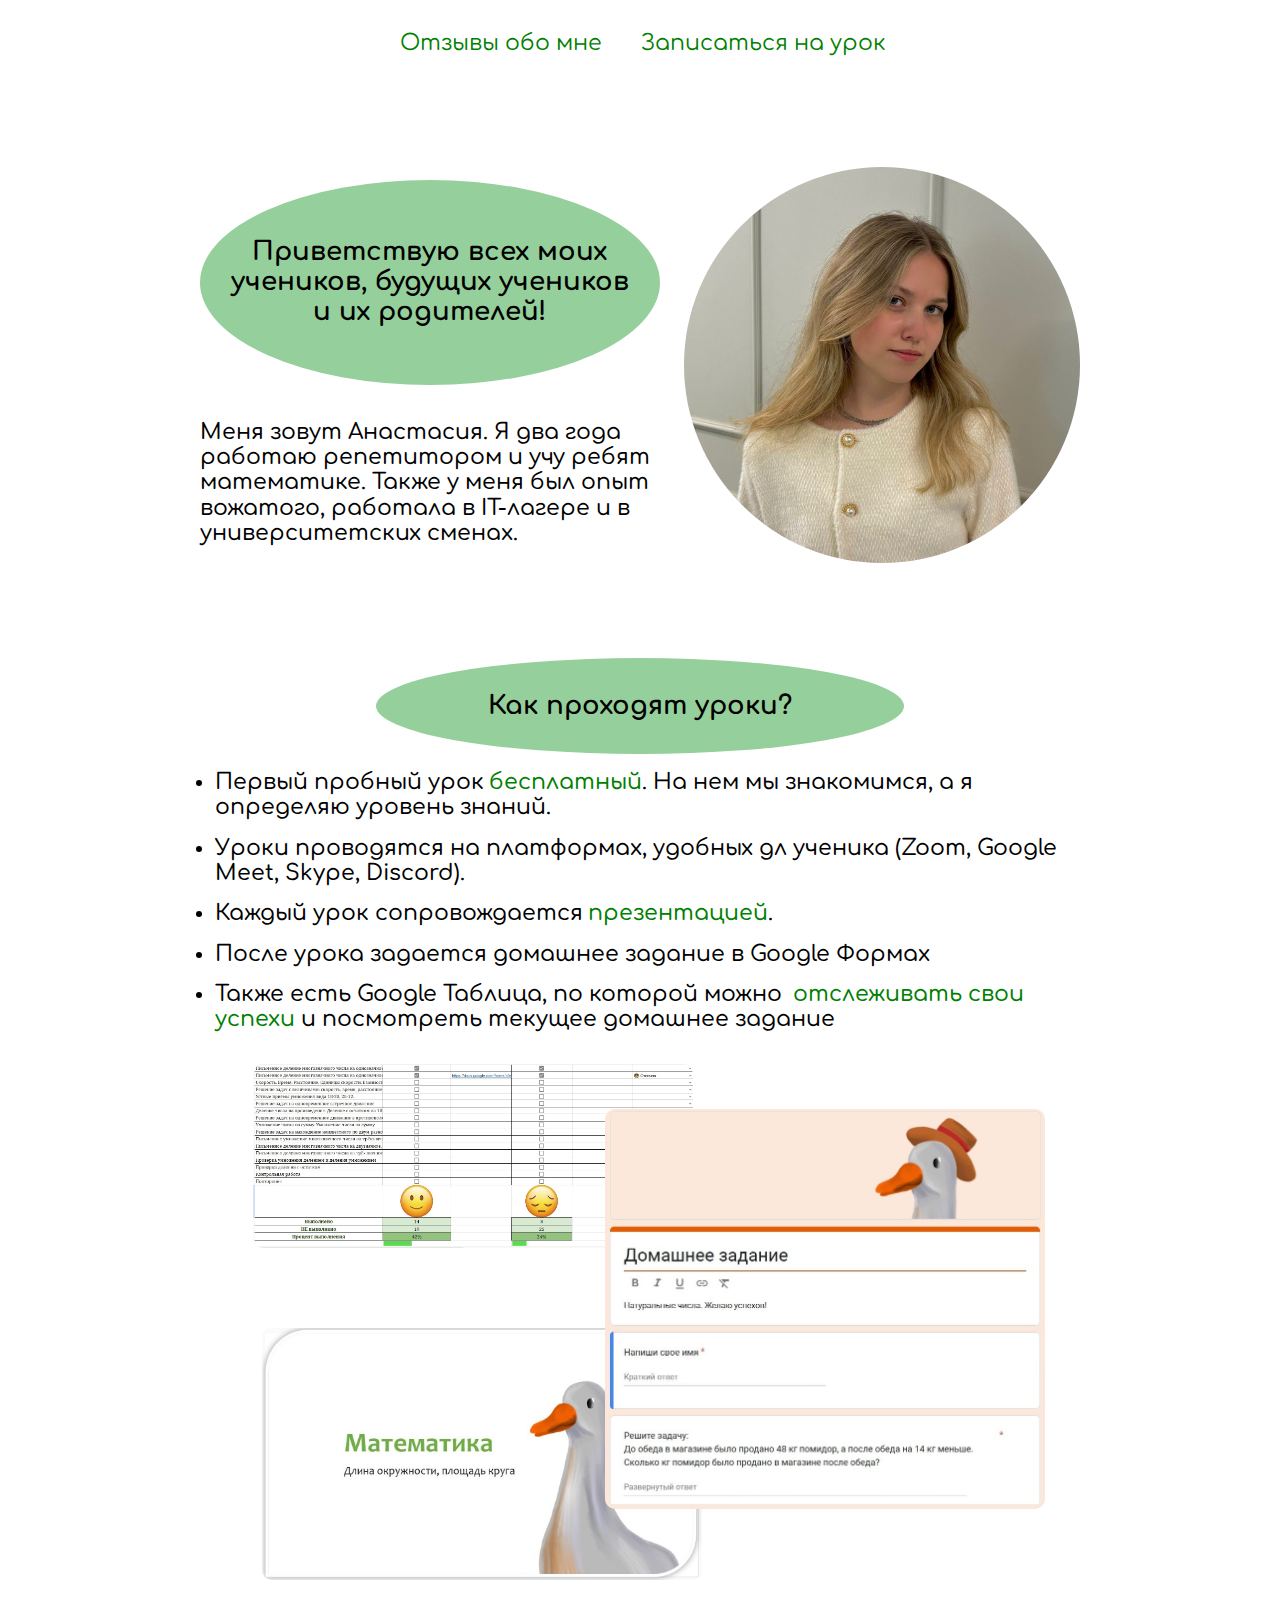
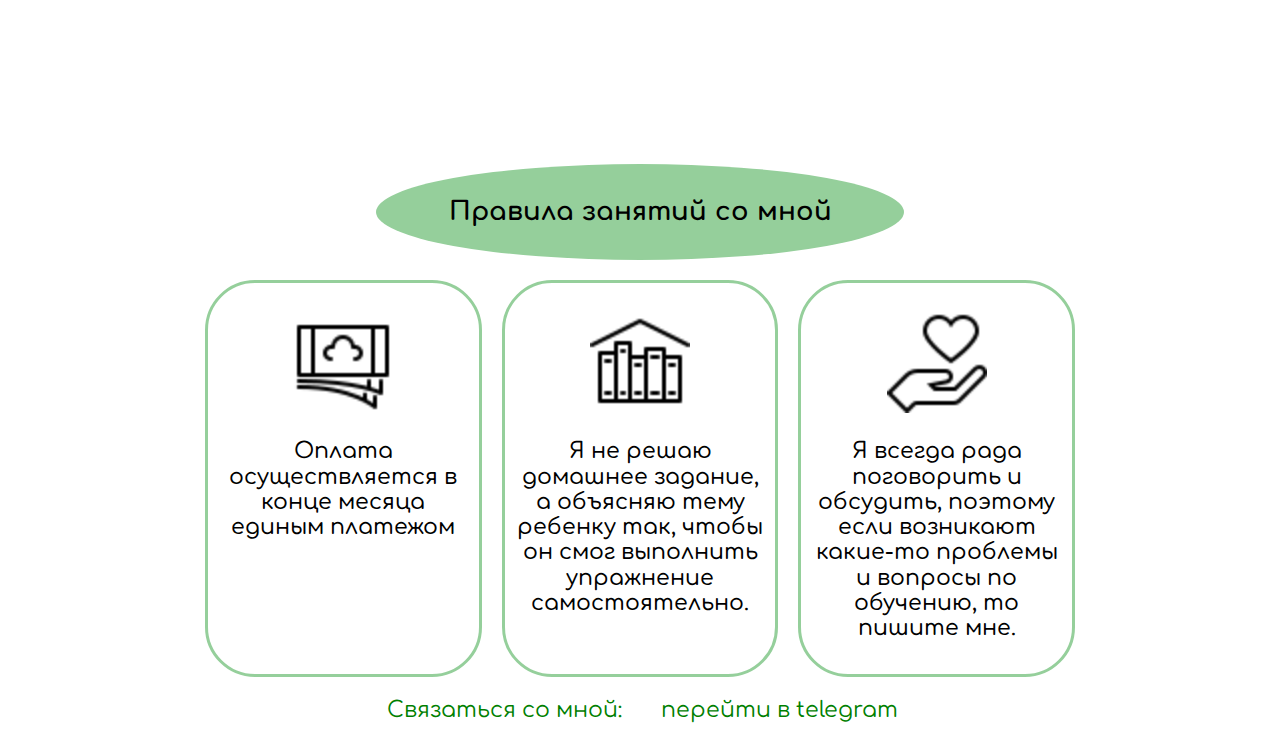
<file: index.html>
<!DOCTYPE html>
<html lang="ru">
<head>
    <meta charset="UTF-8">
    <meta name="viewport" content="width=device-width, initial-scale=1.0">
    <link rel="preconnect" href="https://fonts.googleapis.com">
    <link rel="preconnect" href="https://fonts.gstatic.com" crossorigin>
    <link href="https://fonts.googleapis.com/css2?family=Comfortaa:wght@300..700&family=Playwrite+NG+Modern:wght@100..400&display=swap" rel="stylesheet">
    <link rel="stylesheet" href="style/normalize.css-master/normalize.css">
    <link rel="stylesheet" type="text/css" href="1.css">
    <title>Итоговое задание</title>
</head>
<body>
    <header>
        <div class="menu">
            <ul>
                <li><a href="reviews.html">Отзывы обо мне</a></li>
                <li><a href="lesson.html">Записаться на урок</a></li>
            </ul>
        </div>
    </header>
    <main>
        <div class="greeting">
            <div class="aboute_me">
                <div class="aboute_me_text">
                    <h1>Приветствую всех моих учеников, будущих учеников и их родителей!</h1>
                    <p>Меня зовут Анастасия. Я два года работаю репетитором и учу ребят математике. Также у меня был опыт вожатого, работала в IT-лагере и в университетских сменах.</p>
                </div>
                <img class="aboute_me_foto" src="img/foto.jpg" alt="Фотография">
            </div>
        </div>
        <div class="lessons">
            <h1>Как проходят уроки?</h1>
            <ul>
                <li>Первый пробный урок<span class="green">бесплатный</span>. На нем мы знакомимся, а я определяю уровень знаний.</li>
                <li>Уроки проводятся на платформах, удобных дл ученика (Zoom, Google Meet, Skype, Discord).</li>
                <li>Каждый урок сопровождается<span class="green">презентацией</span>.</li>
                <li>После урока задается домашнее задание в Google Формах</li>
                <li>Также есть Google Таблица, по которой можно <span class="green">отслеживать свои успехи</span> и посмотреть текущее домашнее задание</li>
            </ul>
            <div class="foto">
                <img class="lessons_foto_1" src="img/1.jpg" alt="Таблица">
                <img class="lessons_foto_2" src="img/2.jpg" alt="Домашнее задание">
                <img class="lessons_foto_3" src="img/3.jpg" alt="Презентация">
            </div>
        </div>
        <div class="rules">
            <h1>Правила занятий со мной</h1>
            <div class="rule">
                <div class="rules_s">
                    <img class="lessons_foto_1" src="img/6.png" alt="Оплата">
                    <p>Оплата осуществляется в конце месяца единым платежом</p>
                </div>
                <div class="rules_s">
                    <img class="lessons_foto_1" src="img/5.png" alt="Домашнее задание">
                    <p>Я не решаю домашнее задание, а объясняю тему ребенку так, чтобы он смог выполнить упражнение самостоятельно.</p>
                </div>
                <div class="rules_s">
                    <img class="lessons_foto_1" src="img/4.png" alt="Доверие">
                    <p>Я всегда рада поговорить и обсудить, поэтому если возникают какие-то проблемы и вопросы по обучению, то пишите мне.</p>
                </div>
            </div>
        </div>
    </main>
    <footer>
        <div class="footer">
            <ul>
                <li>Связаться со мной:</li>
                <li><a href="https://t.me/toucien">перейти в telegram</a></li>
            </ul>
        </div>
    </footer>
</body>
</file>
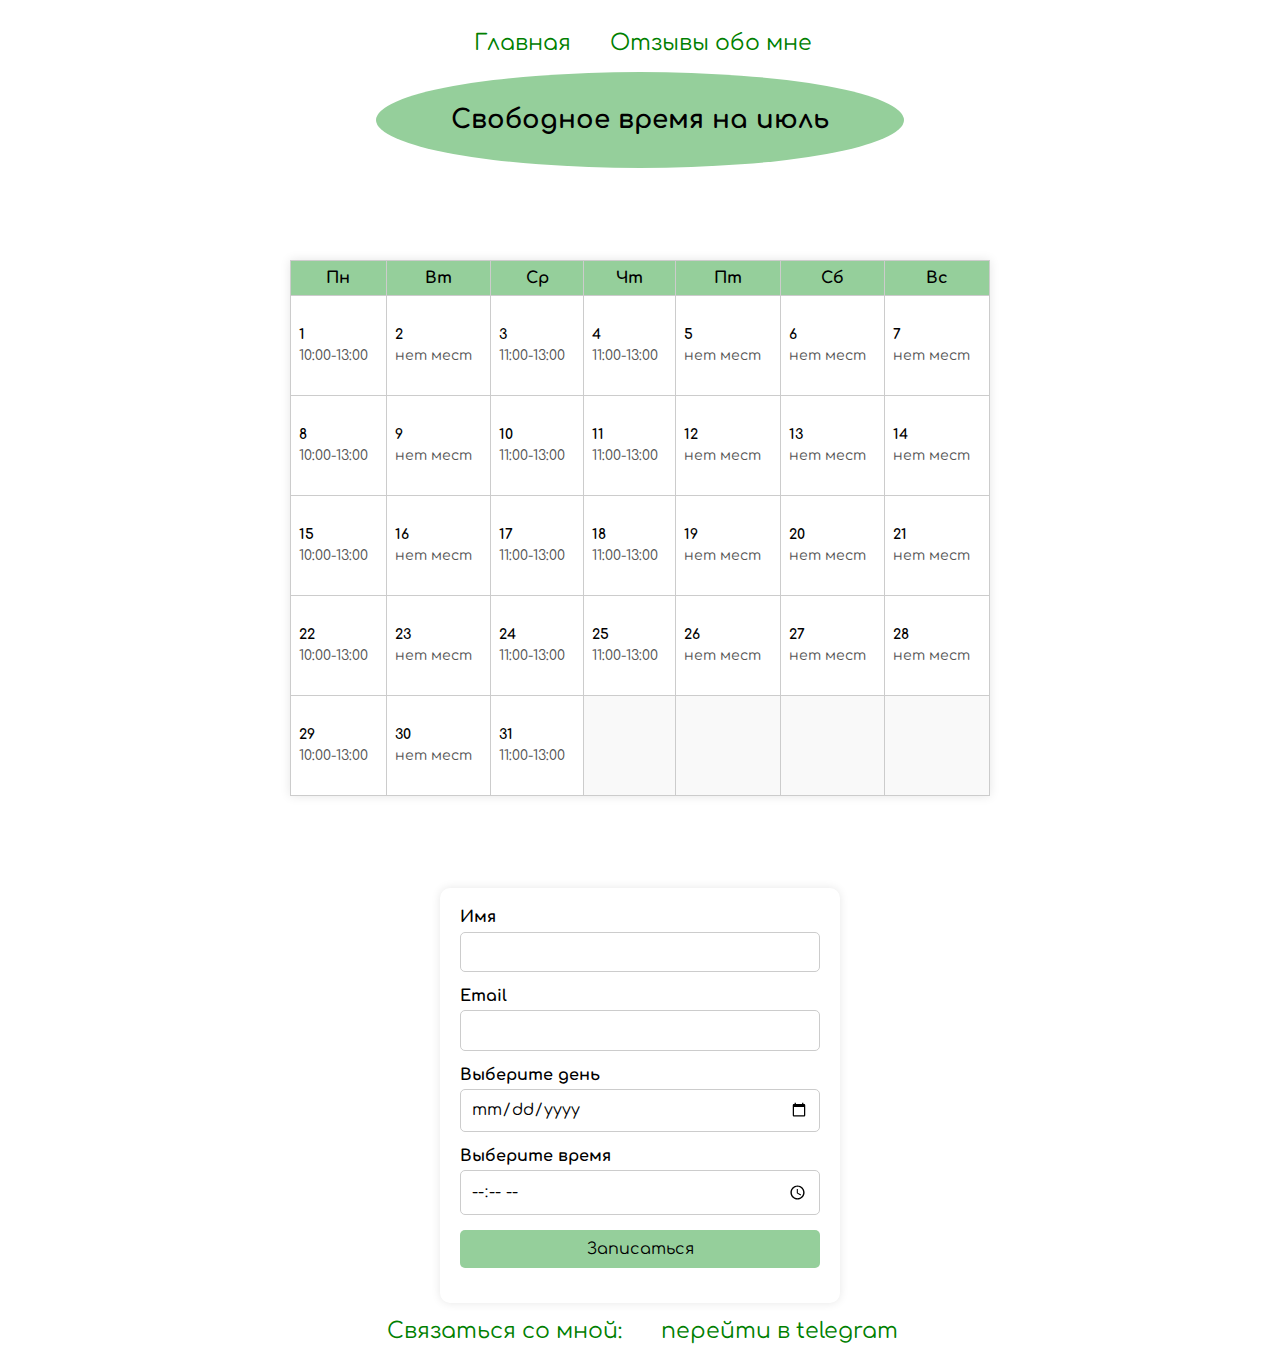
<file: lesson.html>
<!DOCTYPE html>
<html lang="ru">
<head>
    <meta charset="UTF-8">
    <meta name="viewport" content="width=device-width, initial-scale=1.0">
    <link rel="preconnect" href="https://fonts.googleapis.com">
    <link rel="preconnect" href="https://fonts.gstatic.com" crossorigin>
    <link href="https://fonts.googleapis.com/css2?family=Comfortaa:wght@300..700&family=Playwrite+NG+Modern:wght@100..400&display=swap" rel="stylesheet">
    <link rel="stylesheet" href="style/normalize.css-master/normalize.css">
    <link rel="stylesheet" type="text/css" href="1.css">
    <title>Итоговое задание</title>
</head>
<body>
    <header>
        <div class="menu_2">
            <ul>
                <li><a href="index.html">Главная</a></li>
                <li><a href="reviews.html">Отзывы обо мне</a></li>
            </ul>
        </div>
    </header>
    <main>
        <div class="schedule">
            <h1>Свободное время на июль</h1>
        </div>
        <div class="table_1">
            <table>
                <thead>
                    <tr>
                        <th>Пн</th>
                        <th>Вт</th>
                        <th>Ср</th>
                        <th>Чт</th>
                        <th>Пт</th>
                        <th>Сб</th>
                        <th>Вс</th>
                    </tr>
                </thead>
                <tbody>
                    <tr>
                        <td>
                            <div class="date">1</div>
                            <div class="time">10:00-13:00</div>
                        </td>
                        <td>
                            <div class="date">2</div>
                            <div class="time">нет мест</div>
                        </td>
                        <td>
                            <div class="date">3</div>
                            <div class="time">11:00-13:00</div>
                        </td>
                        <td>
                            <div class="date">4</div>
                            <div class="time">11:00-13:00</div>
                        </td>
                        <td>
                            <div class="date">5</div>
                            <div class="time">нет мест</div>
                        </td>
                        <td>
                            <div class="date">6</div>
                            <div class="time">нет мест</div>
                        </td>
                        <td>
                            <div class="date">7</div>
                            <div class="time">нет мест</div>
                        </td>
                    </tr>
                    <tr>
                        <td>
                            <div class="date">8</div>
                            <div class="time">10:00-13:00</div>
                        </td>
                        <td>
                            <div class="date">9</div>
                            <div class="time">нет мест</div>
                        </td>
                        <td>
                            <div class="date">10</div>
                            <div class="time">11:00-13:00</div>
                        </td>
                        <td>
                            <div class="date">11</div>
                            <div class="time">11:00-13:00</div>
                        </td>
                        <td>
                            <div class="date">12</div>
                            <div class="time">нет мест</div>
                        </td>
                        <td>
                            <div class="date">13</div>
                            <div class="time">нет мест</div>
                        </td>
                        <td>
                            <div class="date">14</div>
                            <div class="time">нет мест</div>
                        </td>
                    </tr>
                    <tr>
                        <td>
                            <div class="date">15</div>
                            <div class="time">10:00-13:00</div>
                        </td>
                        <td>
                            <div class="date">16</div>
                            <div class="time">нет мест</div>
                        </td>
                        <td>
                            <div class="date">17</div>
                            <div class="time">11:00-13:00</div>
                        </td>
                        <td>
                            <div class="date">18</div>
                            <div class="time">11:00-13:00</div>
                        </td>
                        <td>
                            <div class="date">19</div>
                            <div class="time">нет мест</div>
                        </td>
                        <td>
                            <div class="date">20</div>
                            <div class="time">нет мест</div>
                        </td>
                        <td>
                            <div class="date">21</div>
                            <div class="time">нет мест</div>
                        </td>
                    </tr>
                    <tr>
                        <td>
                            <div class="date">22</div>
                            <div class="time">10:00-13:00</div>
                        </td>
                        <td>
                            <div class="date">23</div>
                            <div class="time">нет мест</div>
                        </td>
                        <td>
                            <div class="date">24</div>
                            <div class="time">11:00-13:00</div>
                        </td>
                        <td>
                            <div class="date">25</div>
                            <div class="time">11:00-13:00</div>
                        </td>
                        <td>
                            <div class="date">26</div>
                            <div class="time">нет мест</div>
                        </td>
                        <td>
                            <div class="date">27</div>
                            <div class="time">нет мест</div>
                        </td>
                        <td>
                            <div class="date">28</div>
                            <div class="time">нет мест</div>
                        </td>
                    </tr>
                    <tr>
                        <td>
                            <div class="date">29</div>
                            <div class="time">10:00-13:00</div>
                        </td>
                        <td>
                            <div class="date">30</div>
                            <div class="time">нет мест</div>
                        </td>
                        <td>
                            <div class="date">31</div>
                            <div class="time">11:00-13:00</div>
                        </td>
                        <td class="empty"></td>
                        <td class="empty"></td>
                        <td class="empty"></td>
                        <td class="empty"></td>
                    </tr>
                </tbody>
            </table>
        </div>
        <div class="center-container">
            <div class="form-container">
                <form action="/submit" method="post">
                    <div class="form-group">
                        <label for="name">Имя</label>
                        <input type="text" id="name" name="name" required>
                    </div>
                    <div class="form-group">
                        <label for="email">Email</label>
                        <input type="email" id="email" name="email" required>
                    </div>
                    <div class="form-group">
                        <label for="date">Выберите день</label>
                        <input type="date" id="date" name="date" required>
                    </div>
                    <div class="form-group">
                        <label for="time">Выберите время</label>
                        <input type="time" id="time" name="time" required>
                    </div>
                    <div class="form-group">
                        <button type="submit">Записаться</button>
                    </div>
                </form>
            </div>
        </div>
    </main>
    <footer>
        <div class="footer">
            <ul>
                <li>Связаться со мной:</li>
                <li><a href="https://t.me/toucien">перейти в telegram</a></li>
            </ul>
        </div>
    </footer>
</body>
</file>
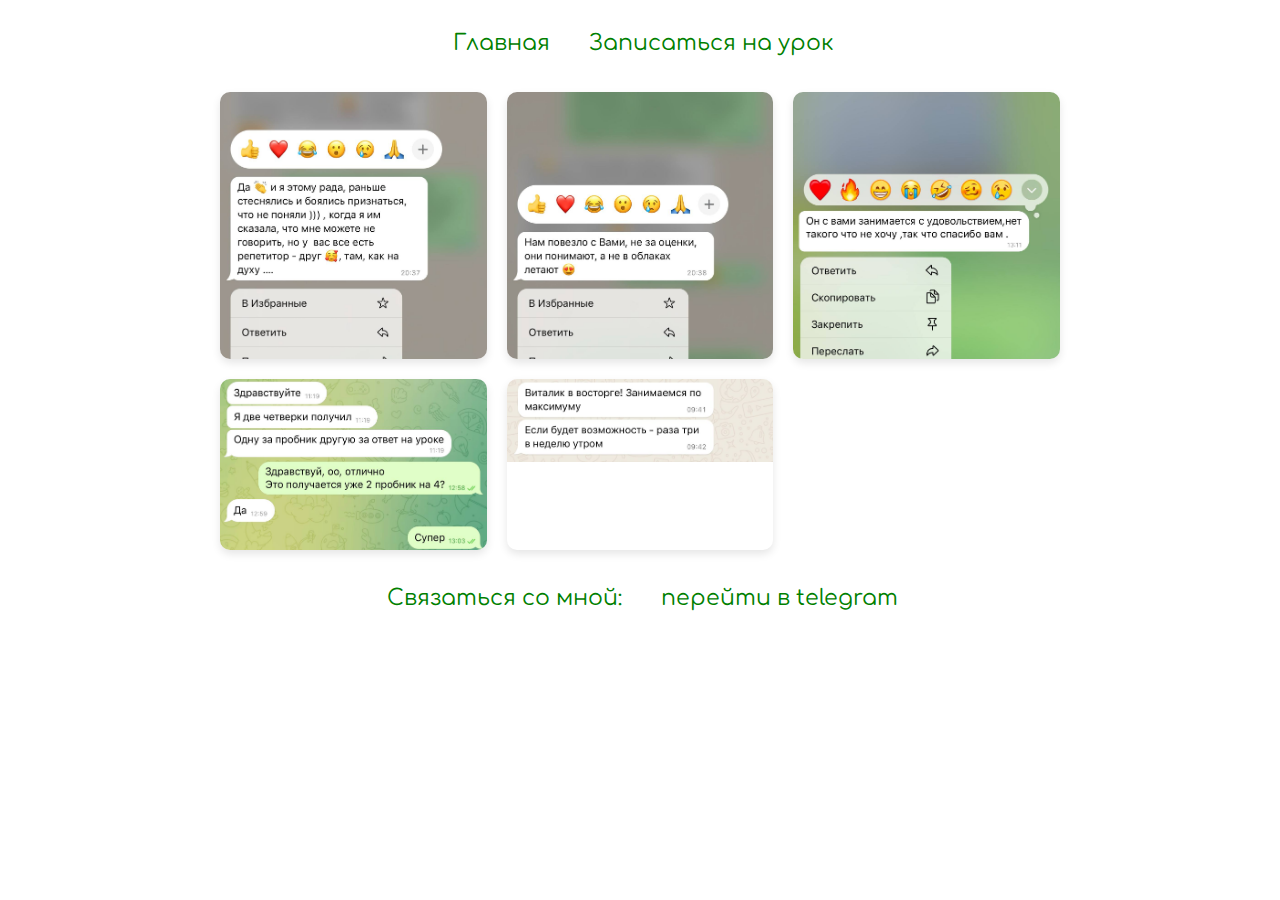
<file: reviews.html>
<!DOCTYPE html>
<html lang="ru">
<head>
    <meta charset="UTF-8">
    <meta name="viewport" content="width=device-width, initial-scale=1.0">
    <link rel="preconnect" href="https://fonts.googleapis.com">
    <link rel="preconnect" href="https://fonts.gstatic.com" crossorigin>
    <link href="https://fonts.googleapis.com/css2?family=Comfortaa:wght@300..700&family=Playwrite+NG+Modern:wght@100..400&display=swap" rel="stylesheet">
    <link rel="stylesheet" href="style/normalize.css-master/normalize.css">
    <link rel="stylesheet" type="text/css" href="1.css">
    <title>Итоговое задание</title>
</head>
<body>
    <header>
        <div class="menu_2">
            <ul>
                <li><a href="index.html">Главная</a></li>
                <li><a href="lesson.html">Записаться на урок</a></li>
            </ul>
        </div>
    </header>
    <main>
        <div class="reviews-container">
            <div class="review-card">
                <img src="img/o_1.jpg" alt="Отзыв 1">
            </div>
            <div class="review-card">
                <img src="img/o_2.jpg" alt="Отзыв 2">
            </div>
            <div class="review-card">
                <img src="img/o_3.jpg" alt="Отзыв 3">
            </div>
            <div class="review-card">
                <img src="img/o_4.jpg" alt="Отзыв 4">
            </div>
            <div class="review-card">
                <img src="img/o_5.jpg" alt="Отзыв 5">
            </div>
        </div>
    </main>
    <footer>
        <div class="footer">
            <ul>
                <li>Связаться со мной:</li>
                <li><a href="https://t.me/toucien">перейти в telegram</a></li>
            </ul>
        </div>
    </footer>
</body>
</file>
<file: 1.css>
* {
    box-sizing: border-box;
}

body {
    padding: 15px 200px 0px 200px;
}

.menu {
    display: flex;
    justify-content: center;
}

.menu li {
    list-style: none;
    display: inline;
    margin-right: 35px;
}

a {
    text-decoration: none;
    color: green;
    font-family: "Comfortaa", sans-serif;
    font-size: 22px;
}

a:hover {
    color: black;
}

.greeting {
    padding: 90px 0 0 0;
}

.aboute_me {
    display: flex;
    align-items: center; 
}

.aboute_me_text h1{
    width: 95%;
    height: 205px;
    background-color: rgb(149, 207, 155);
    border-radius: 50%;
    display: flex;
    align-items: center;
    text-align: center;
    font-family: "Comfortaa", sans-serif;
    font-size: 26px;
    padding: 20px;
    box-sizing: border-box;
    margin-bottom: 35px;
}

.aboute_me_text p{
    font-family: "Comfortaa", sans-serif;
    font-size: 22px;
    font-weight: 500;
}

.aboute_me_foto {
    width: 45%;
    height: auto;
    border-radius: 250px;
    max-width: 100%;
}

.lessons {
    padding: 90px 0 0 0;
}


.lessons h1 {
    width: 60%;
    height: 96px;
    background-color: rgb(149, 207, 155);
    border-radius: 50%;
    text-align: center;
    align-items: center; 
    display: flex; 
    justify-content: center;
    font-family: "Comfortaa", sans-serif;
    font-size: 26px;
    padding: 32px;
    box-sizing: border-box;
    margin: auto;
}

.lessons ul {
    padding-left: 15px;
}

.lessons li {
    font-family: "Comfortaa", sans-serif;
    font-size: 22px;
    font-weight: 500;
    padding-bottom: 15px;
}

.green {
    color: green;
    padding-left: 5px;
}

.foto {
    position: relative;
    width: 100%;
    height: 300px;
}

.foto img {
    position: absolute;
    width: 50%;
    height: auto;
    object-fit: cover;
    border-radius: 10px;
}


.lessons_foto_1 {
    z-index: 2;
    top: 0;
    left: 6%;
}

.lessons_foto_2 {
    z-index: 2;
    top: 15%;
    left: 46%;
}

.lessons_foto_3 {
    z-index: 0;
    top: 88%;
    left: 7%;
}

.rules {
    padding-top: 400px;
}

.rule {
    display: flex;
    justify-content: center;
    gap: 10px; 
}

.rules_s {
    flex: 1; 
    padding: 10px;
    margin: 5px;
    margin-top: 20px;
    text-align: center;
    padding-top: 30px;
    border: 3px solid rgb(149, 207, 155);
    border-radius: 50px;
}

.rules h1 {
    width: 60%;
    height: 96px;
    background-color: rgb(149, 207, 155);
    border-radius: 50%;
    text-align: center;
    align-items: center; 
    display: flex; 
    justify-content: center;
    font-family: "Comfortaa", sans-serif;
    font-size: 26px;
    padding: 32px;
    box-sizing: border-box;
    margin: auto;
}

.rules_s p{
    font-family: "Comfortaa", sans-serif;
    font-size: 22px;
    font-weight: 500;
    text-align: center;
}

.rules_s img {
    width: 40%;
}

.footer{
    display: flex;
    justify-content: center;
}

.footer li {
    list-style: none;
    display: inline;
    margin-right: 35px;
    color: green;
    font-family: "Comfortaa", sans-serif;
    font-size: 22px;
}

.footer a {
    text-decoration: none;
}

.footer a:hover {
    color: black;
}

.menu_2 {
    display: flex;
    justify-content: center;
}

.menu_2 li {
    list-style: none;
    display: inline;
    margin-right: 35px;
}

.menu_2 a {
    text-decoration: none;
    color: green;
    font-family: "Comfortaa", sans-serif;
    font-size: 22px;
}

.schedule h1 {
    width: 60%;
    height: 96px;
    background-color: rgb(149, 207, 155);
    border-radius: 50%;
    text-align: center;
    align-items: center; 
    display: flex; 
    justify-content: center;
    font-family: "Comfortaa", sans-serif;
    font-size: 26px;
    padding: 32px;
    box-sizing: border-box;
    margin: auto;
}

.table_1 {
    font-family: "Comfortaa", sans-serif;
    display: flex;
    justify-content: center;
    align-items: center;
    height: 80vh;
    margin: 0;
}

table {
    border-collapse: collapse;
    width: 100%;
    max-width: 700px;
    margin: 20px;
    box-shadow: 0 0 10px rgba(0, 0, 0, 0.1);
}
th, td {
    border: 1px solid #ccc;
    padding: 8px;
}
th {
    background-color: rgb(149, 207, 155);
    color: black;
}
td {
    background-color: white;
    height: 100px;
}
.empty {
    background-color: #f9f9f9;
}

.date {
    font-size: 14px;
    font-weight: bold;
}
.time {
    font-size: 14px;
    color: #555;
    margin-top: 5px;
}

.center-container {
    display: flex;
    justify-content: center;
    align-items: center;
}

.form-container {
    background-color: white;
    font-family: "Comfortaa", sans-serif;
    padding: 20px;
    border-radius: 10px;
    box-shadow: 0 0 10px rgba(0, 0, 0, 0.1);
    max-width: 400px;
    width: 100%;
}
.form-group {
    margin-bottom: 15px;
}
.form-group label {
    display: block;
    margin-bottom: 5px;
    font-weight: bold;
}
.form-group input, .form-group select {
    width: 100%;
    padding: 10px;
    border: 1px solid #ccc;
    border-radius: 5px;
    box-sizing: border-box;
}
.form-group button {
    width: 100%;
    padding: 10px;
    border: none;
    border-radius: 5px;
    background-color:rgb(149, 207, 155);
    color: black;
    font-size: 16px;
    cursor: pointer;
}
.form-group button:hover {
    background-color: rgb(149, 207, 155)9;
}


.reviews-container {
    display: grid;
    grid-template-columns: repeat(auto-fill, minmax(250px, 1fr));
    gap: 20px;
    max-width: 1200px;
    padding: 20px;
}

.review-card {
    position: relative;
    overflow: hidden;
    border-radius: 10px;
    box-shadow: 0 4px 8px rgba(0, 0, 0, 0.1);
    transition: transform 0.3s ease-out;
    cursor: pointer;
}

.review-card:hover {
    transform: scale(1.25);
    z-index: 1;
}

.review-card img {
    display: block;
    width: 100%;
    height: auto;
}


@media (max-width: 768px) {
    body {
        padding: 15px 50px 0px 50px; 
    }

    .menu {
        flex-direction: column; 
        padding-left: 5px;
    }

    .menu li {
        margin-right: 5px;
        margin-bottom: 10px; 
    }

    a {
        font-size: 10px;
    }

    .greeting {
        padding: 10px 0 0 0;
    }

    .aboute_me {
        flex-direction: column; 
    }

    .aboute_me_text h1{
        font-size: 17px;
        width: 100%;
        height: 97px;
        border-radius: 50%;
    }
    
    .aboute_me_text p{
        font-size: 12px;
    }

    .aboute_me_foto {
        width: 70%; 
        max-width: 100%; 
        border-radius: 192px;
    }

    .lessons {
        padding: 15px 0 0 0;
    }

    .lessons h1 {
        width: 100%;
        height: 65px;
        font-size: 17px;
        padding: 32px;
        box-sizing: border-box;
        margin-left: 0;
        padding: 22px;
    }

    .lessons li {
        font-family: "Comfortaa", sans-serif;
        font-size: 12px;
        font-weight: 500;
        padding-bottom: 5px;
    }

    .foto {
        position: relative;
        width: 100%;
        height: 230px;
    }
    

    .lessons_foto_2 {
        z-index: 2;
        top: 7%;
        left: 36%;
    }
    
    .lessons_foto_3 {
        z-index: 2;
        top: 40%;
        left: 7%;
    }

    .rules {
        padding-top: 0;
    }

    .rule {
        gap: 0;
        padding-top: 10px;
    }
    
    .rules_s {
        flex: 1; 
        padding: 0;
        margin: 0;
        text-align: center;
        padding-top: 10px;
        border-radius: 22px;
        margin-right: 3px;
    }

    .rules h1 {
        width: 100%;
        height: 65px;
        font-size: 17px;
        padding: 32px;
        box-sizing: border-box;
        margin-left: 0;
        padding: 22px;
    }

    .rules_s p{
        font-size: 12px;
    }

    .footer li {
        margin-right: 5px;
        font-size: 10px;
    }

    .schedule h1 {
        width: 100%;
        height: 65px;
        font-size: 17px;
        padding: 32px;
        box-sizing: border-box;
        margin-left: 0;
        padding: 22px;
    }

    .table_1 {
        height: 65vh;
    }

    table {
        width: 100%; 
    }
    th, td {
        padding: 5px; 
        font-size: 12px; 
    }
    .date {
        font-size: 14px; /* Уменьшение размера шрифта для даты */
    }
    .time {
        font-size: 10px; /* Уменьшение размера шрифта для времени */
    }

    .menu_2 {
        flex-direction: column; 
        padding-left: 31px;
    }
    
    .menu_2 li {
        margin-right: 5px;
        margin-bottom: 10px; 
    }

    .menu_2 a {
        font-size: 10px;
    }
}
</file>
